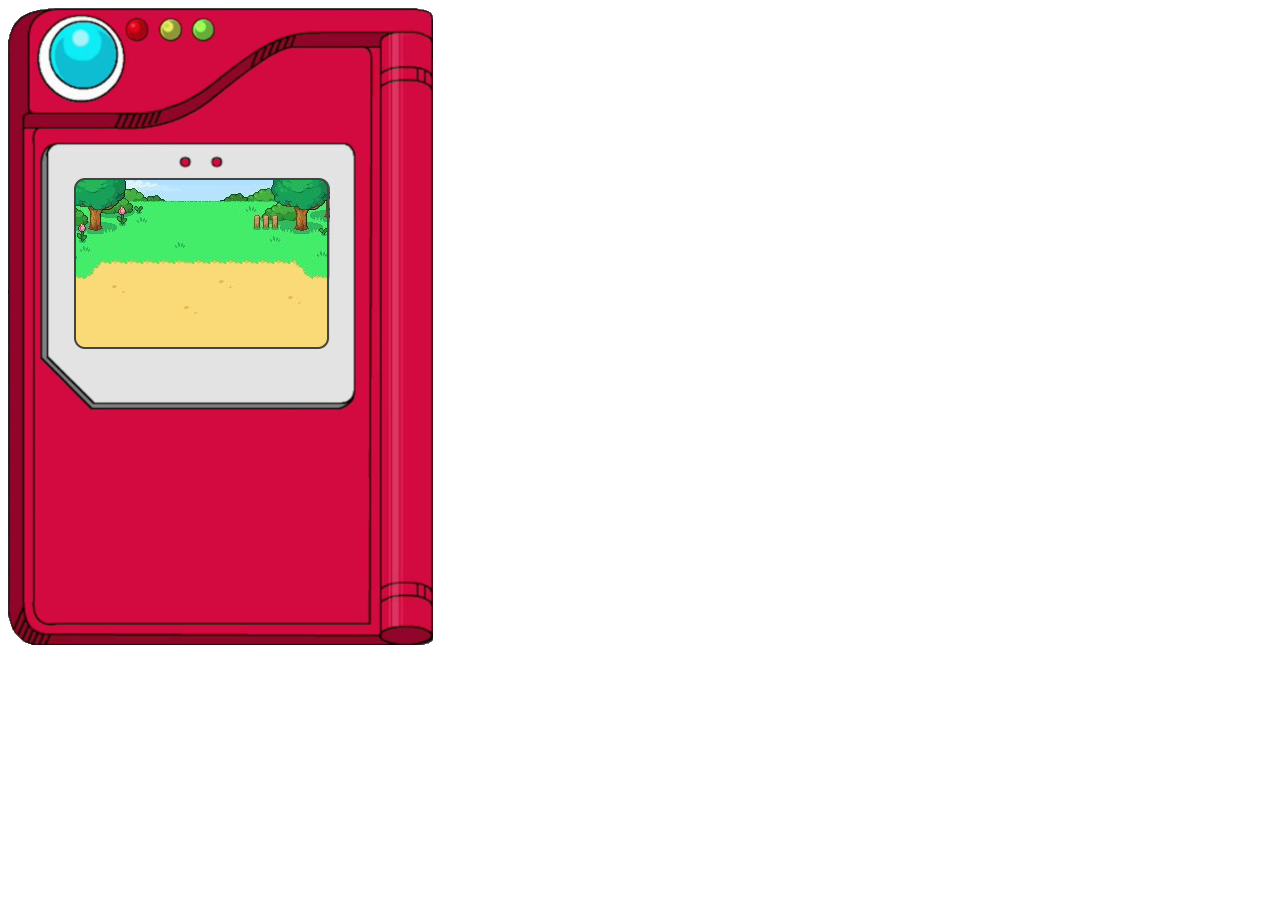
<file: Dia 9 (Pokedes)/index.html>
<!DOCTYPE html>
<html lang="en">

<head>
    <meta charset="UTF-8">
    <meta name="viewport" content="width=device-width, initial-scale=1.0">
    <title>pokedes</title>
</head>

<body>
    <main>
        <img src="./img/pokedex.png" alt="pokedes">
    </main>
</body>

</html>
</file>
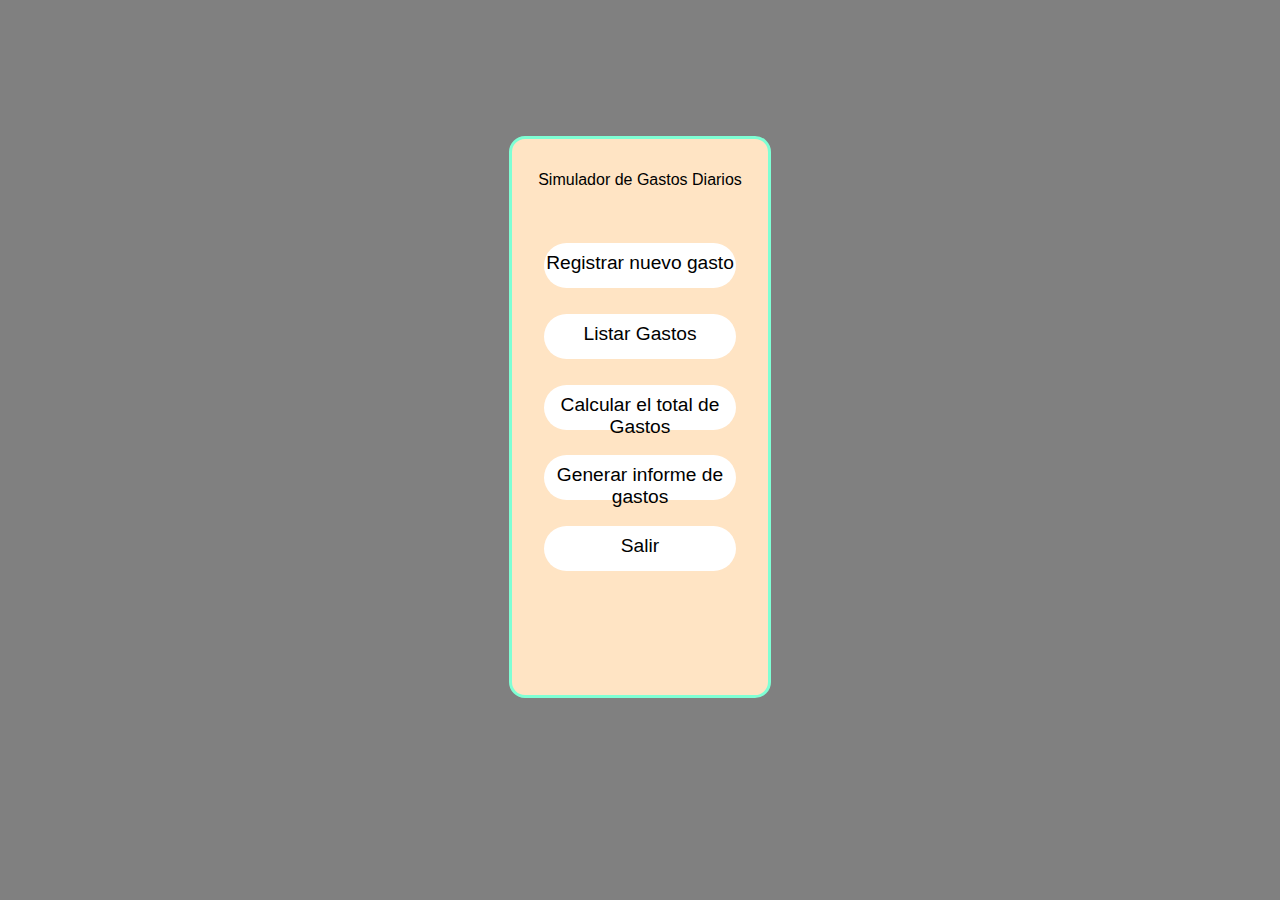
<file: Dia1/index.html>
<!DOCTYPE html>
<html lang="en">
<head>
    <meta charset="UTF-8">
    <meta name="viewport" content="width=device-width, initial-scale=1.0">
    <title>Dia 1</title>
    <link rel="stylesheet" href="./style/style.css">
</head>
<body>
    <div class="conteiner">
        <p>Simulador de Gastos Diarios</p>
        <div class="opciones">
            <div class="Registrar_gastos"><a href="./pages/Registrar_gastos.html">Registrar nuevo gasto</a></div>
            <div class="Listar_gastos"><a href="http://">Listar Gastos</a></div>
            <div class="Calcular_gastos"><a href="http://">Calcular el total de Gastos</a></div>
            <div class="Generar_gastos"><a href="http://">Generar informe de gastos</a></div>
            <div class="Salir"><a href="http://">Salir</a></div>
        </div>
    </div>
</body>
<script src="./scripts/scripts.js"></script>
</html>
</file>
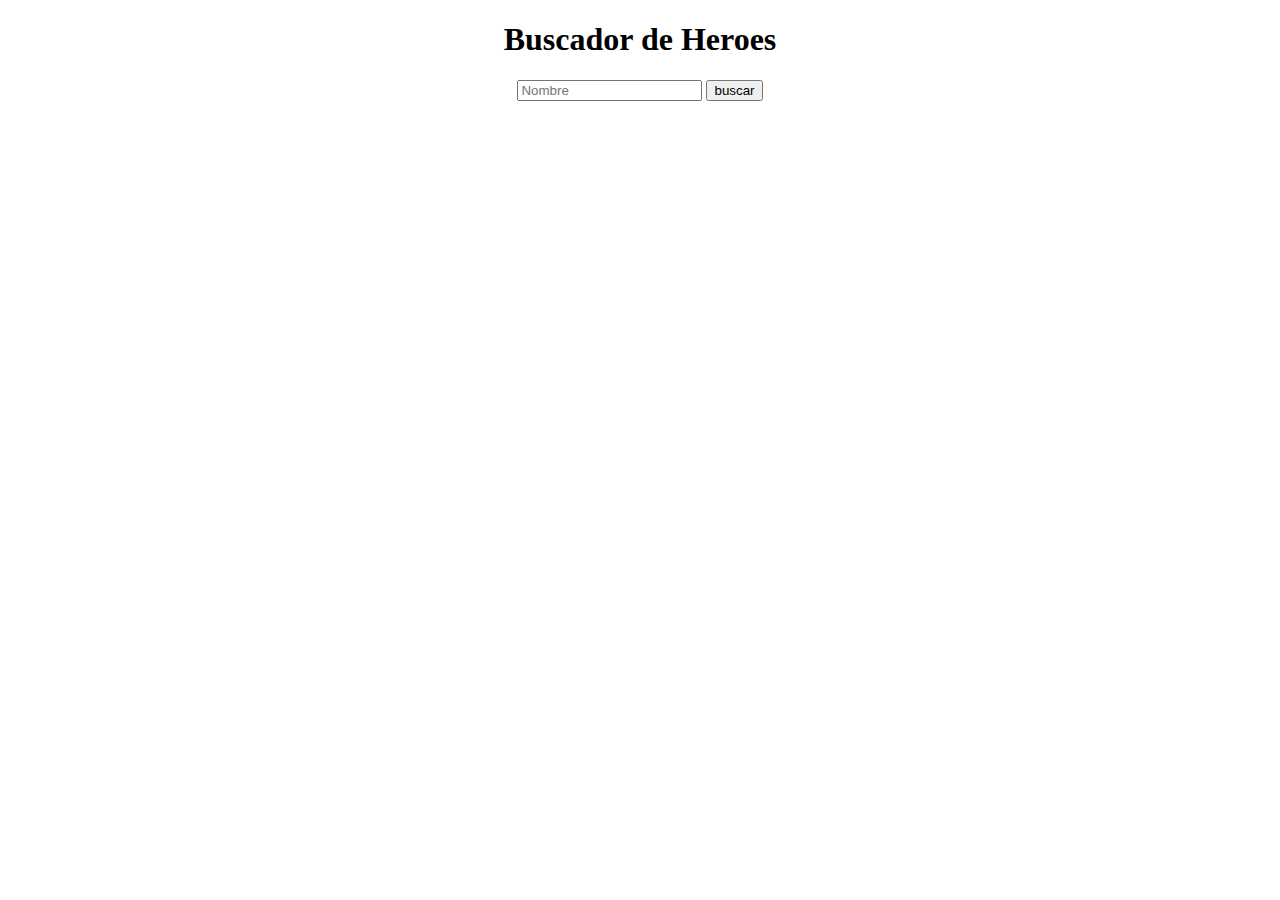
<file: Dia12+1/index.html>
<!DOCTYPE html>
<html lang="en">

<head>
  <meta charset="UTF-8">
  <meta name="viewport" content="width=device-width, initial-scale=1.0">
  <title>Heroes</title>
  <link rel="stylesheet" href="./style/style.css">
</head>

<body>
  <h1>Buscador de Heroes</h1>

  <input type="text" id="nombreInput" placeholder="Nombre">
  <button onclick="buscarPersonaje()">buscar</button>

  <div id="resultados"></div>
</body>
<script src="./script/script.js"></script>

</html>
</file>
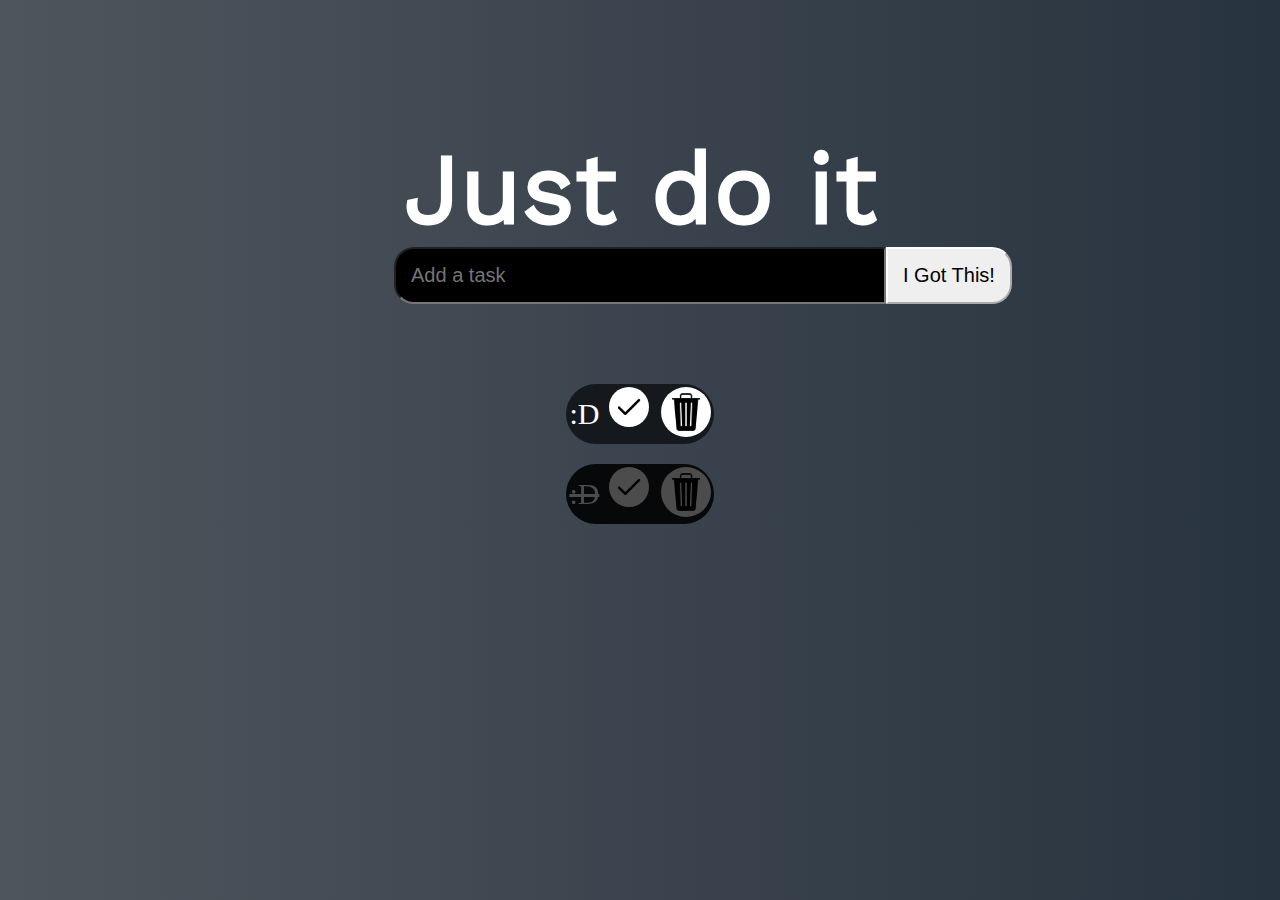
<file: Dia15/index.html>
<!DOCTYPE html>
<html lang="en">

<head>
    <meta charset="UTF-8">
    <meta name="viewport" content="width=device-width, initial-scale=1.0">
    <title>Document</title>
    <link rel="stylesheet" href="./style/style.css">
</head>

<body>
    <article class="Todo">
        <h1>Just do it</h1>
        <div class="boton">
            <input type="text" placeholder="Add a task" id="TaskInput"></input>
            <button id="addTaskButton">I Got This!</button>
        </div>
    </article>
    <article class="opciones">
        <div class="capsula">
            <div class="infotext">
                <p>:D</p>
            </div>
            <div class="botones">
                <div class="terminado">
                    <img src="./storage/img/pngwing.com (2).png" alt="">
                </div>
                <div class="eliminado">
                    <img src="./storage/img/pngwing.com (4).png" alt="">
                </div>
            </div>
        </div>
        <div class="capsulaNegativa">
            <div class="infotext">
                <p>:D</p>
            </div>
            <div class="botones">
                <div class="terminado">
                    <img src="./storage/img/pngwing.com (2).png" alt="">
                </div>
                <div class="eliminado">
                    <img src="./storage/img/pngwing.com (4).png" alt="">
                </div>
            </div>
        </div>
    </article>
</body>
<script src="./script/script.js"></script>

</html>
</file>
<file: Dia1/style/style.css>
body{
    padding-top: 10%;
    justify-items: center;
    background-color: gray;
}

.conteiner{
    border: 3px solid aquamarine;
    border-radius: 1rem;
    padding-top: 1rem;
    height: 60vh;
    justify-self: center;
    text-align: center;
    width: 20vw;
    background-color:bisque ;
}

.conteiner p{
    font-family: 'Lucida Sans', 'Lucida Sans Regular', 'Lucida Grande', 'Lucida Sans Unicode', Geneva, Verdana, sans-serif;
}

a{
    font-size: 1.2rem;
    position: relative;
    top: 20%;
    font-family: Arial, Helvetica, sans-serif;
    color: black;
    text-decoration: none;
}

.opciones{
    padding-top: 15%;
}

.Registrar_gastos{
    height: 5vh;
    border-radius: 20rem;
    width: 15vw;
    justify-self: center;
    background-color: white;
}

.Listar_gastos{
    border-radius: 10rem;
    margin-top: 10%;
    justify-self: center;
    height: 5vh;
    width: 15vw;
    background-color: white;
}

.Calcular_gastos{
    border-radius: 10rem;
    margin-top: 10%;
    justify-self: center;
    height: 5vh;
    width: 15vw;
    background-color: white;
}

.Generar_gastos{
    border-radius: 10rem;
    margin-top: 10%;
    justify-self: center;
    height: 5vh;
    width: 15vw;
    background-color: white;
}

.Salir{
    border-radius: 10rem;
    margin-top: 10%;
    justify-self: center;
    height: 5vh;
    width: 15vw;
    background-color: white;
}
</file>
<file: Dia12+1/style/style.css>
body{
    justify-self: center;
    text-align: center;
}
</file>
<file: Dia15/style/style.css>
@font-face {
    font-family: "Titulo" ;
    src: url(../storage/font/WorkSans-Regular.ttf);
}

*{
    padding: 0;
    margin: 0;
    box-sizing: border-box;
}

body{
    background: linear-gradient(to right, rgb(79,85,93), rgb(39, 51, 63));
}

.Todo{
    display: flex;
    flex-direction: column;
    align-items: center;
    height: 30vw;
    width: 100%;
}

h1{
    margin-top: 130px;
    font-family: "Titulo", sans-serif;
    color: white;
    font-family: 100px;
    font-size: 100px;
}
input{
    position: relative;
    color: white;
    font-size: 20px;
    border-top-left-radius: 20px;
    border-bottom-left-radius: 20px;
    background-color: rgba(0, 0, 0, 7);
    padding: 15px;
    padding-right: 13rem;
}

button{
    position: absolute;
    font-size: 20px;
    border-color: white;
    border-bottom-right-radius: 20px;
    border-top-right-radius: 20px;
    padding:15px;
}

.botones{
    display: flex;
    gap: 0.7rem;
}

.capsula{
    display: flex;
    color: white;
    background-color: rgb(21,25,29);
    max-width: 80%;
    border-radius: 30px;
    padding: 3px;
}

.opciones{
    display: flex;
    flex-direction: column;
    gap:20px;
    align-items: center;
}

.terminado img{
    width: 40px;
    margin-left: 10px;
    background-color: white;
    border-radius: 100%;
}

.eliminado img{
    width: 50px;
    background-color: white;
    border-radius: 100%;
}

.infotext p{
    margin-top: 10px;
    font-size: 30px;
}

.capsulaNegativa{
    display: flex;
    color: white;
    background-color: rgb(21,25,29);
    max-width: 80%;
    border-radius: 30px;
    padding: 3px;
    filter: brightness(.3);
    text-decoration:line-through ;
}
</file>
